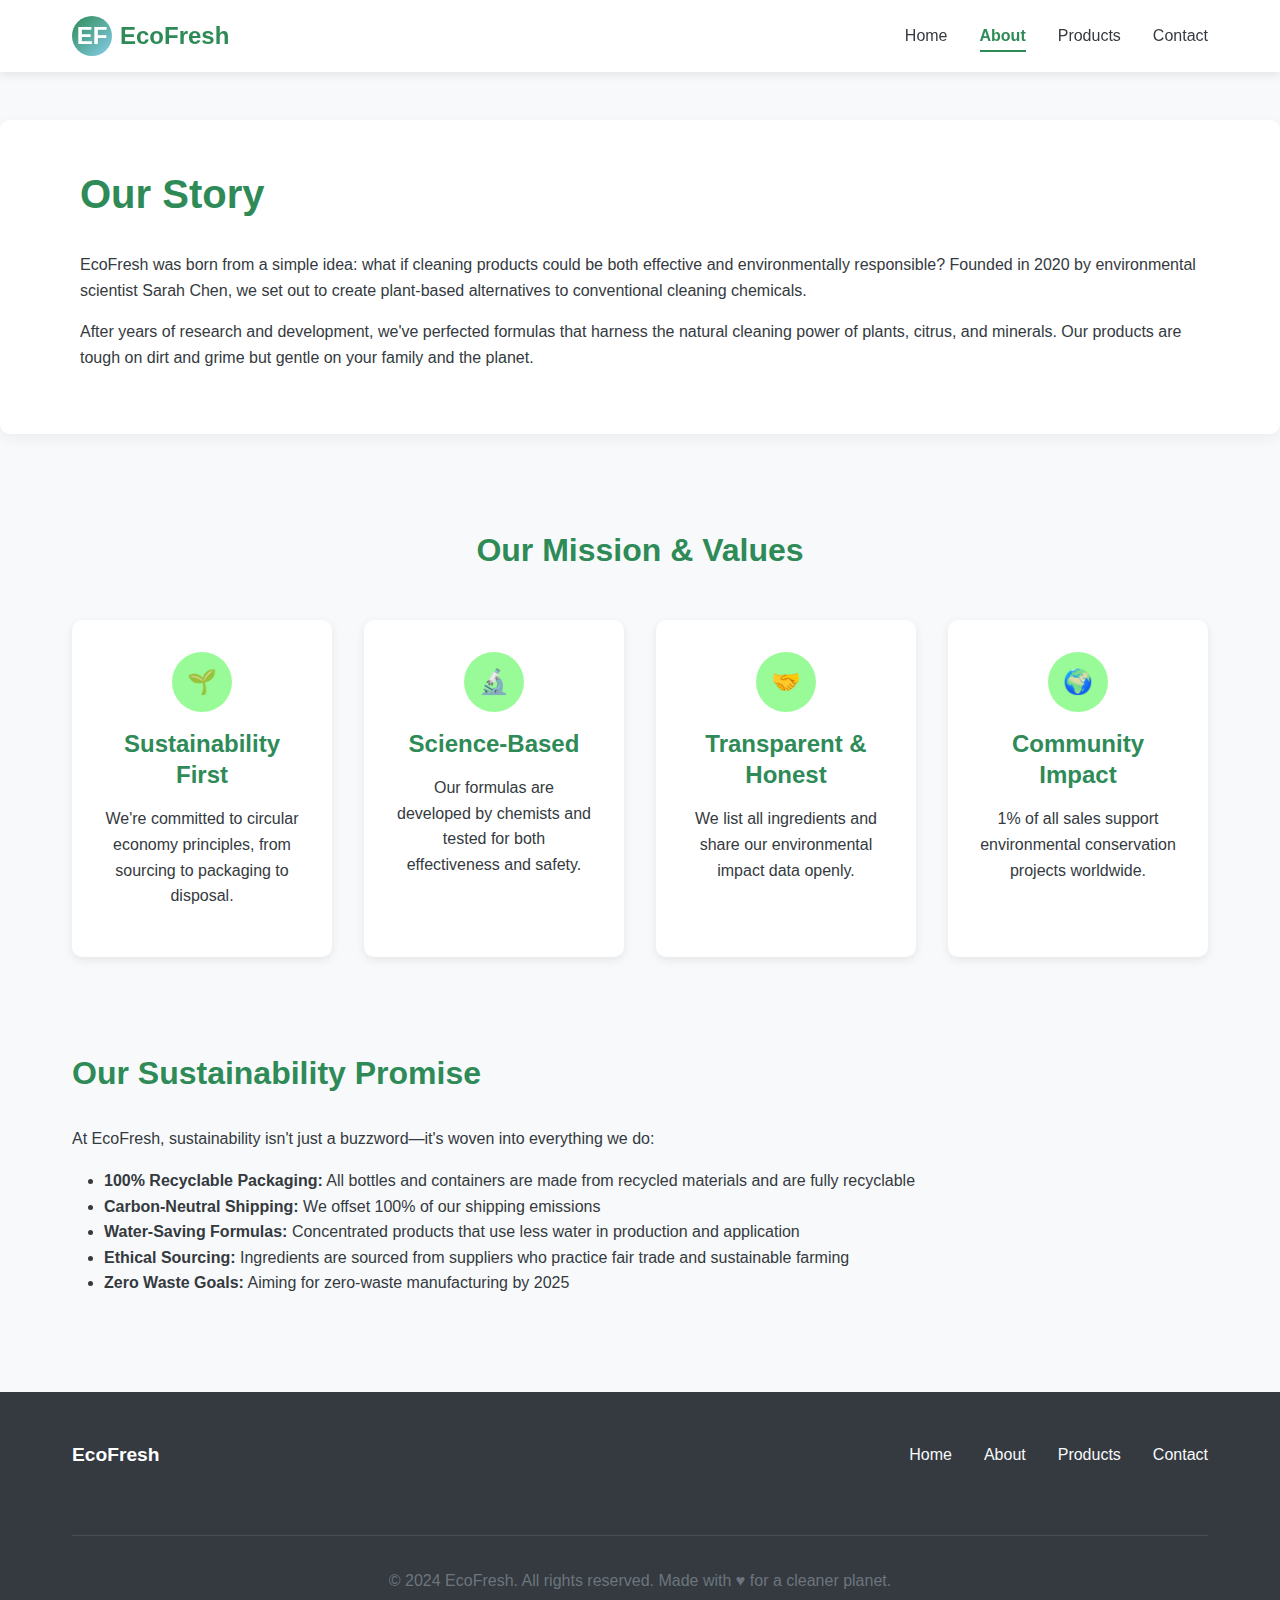
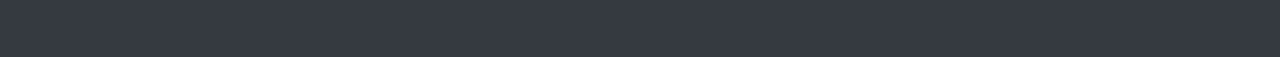
<file: About.html>
<!DOCTYPE html>
<html lang="en">
<head>
    <meta charset="UTF-8">
    <meta name="viewport" content="width=device-width, initial-scale=1.0">
    <title>About Us - EcoFresh</title>
    <meta name="description" content="Learn about EcoFresh's mission to create sustainable, plant-based cleaning products.">
    <link rel="stylesheet" href="style.css">
</head>
<body>
    <header class="site-header">
        <div class="container">
            <div class="header-content">
                <a href="index.html" class="logo">
                    <div class="logo-icon">EF</div>
                    <span>EcoFresh</span>
                </a>
                
                <button class="nav-toggle" aria-label="Toggle navigation">
                    ☰
                </button>
                
                <nav class="main-nav">
                    <ul>
                        <li><a href="index.html" class="nav-link">Home</a></li>
                        <li><a href="about.html" class="nav-link active">About</a></li>
                        <li><a href="product.html" class="nav-link">Products</a></li>
                        <li><a href="contact.html" class="nav-link">Contact</a></li>
                    </ul>
                </nav>
            </div>
        </div>
    </header>

    <main>
        <section class="about-intro">
            <div class="container">
                <h1>Our Story</h1>
                <p>EcoFresh was born from a simple idea: what if cleaning products could be both effective and environmentally responsible? Founded in 2020 by environmental scientist Sarah Chen, we set out to create plant-based alternatives to conventional cleaning chemicals.</p>
                
                <p>After years of research and development, we've perfected formulas that harness the natural cleaning power of plants, citrus, and minerals. Our products are tough on dirt and grime but gentle on your family and the planet.</p>
            </div>
        </section>

        <section class="mission">
            <div class="container">
                <h2 class="text-center">Our Mission & Values</h2>
                
                <div class="values-grid">
                    <div class="value-card">
                        <div class="value-icon">🌱</div>
                        <h3>Sustainability First</h3>
                        <p>We're committed to circular economy principles, from sourcing to packaging to disposal.</p>
                    </div>
                    
                    <div class="value-card">
                        <div class="value-icon">🔬</div>
                        <h3>Science-Based</h3>
                        <p>Our formulas are developed by chemists and tested for both effectiveness and safety.</p>
                    </div>
                    
                    <div class="value-card">
                        <div class="value-icon">🤝</div>
                        <h3>Transparent & Honest</h3>
                        <p>We list all ingredients and share our environmental impact data openly.</p>
                    </div>
                    
                    <div class="value-card">
                        <div class="value-icon">🌍</div>
                        <h3>Community Impact</h3>
                        <p>1% of all sales support environmental conservation projects worldwide.</p>
                    </div>
                </div>
            </div>
        </section>

        <section class="sustainability">
            <div class="container">
                <h2>Our Sustainability Promise</h2>
                <div class="sustainability-content">
                    <p>At EcoFresh, sustainability isn't just a buzzword—it's woven into everything we do:</p>
                    
                    <ul style="margin-left: 2rem; margin-top: 1rem;">
                        <li><strong>100% Recyclable Packaging:</strong> All bottles and containers are made from recycled materials and are fully recyclable</li>
                        <li><strong>Carbon-Neutral Shipping:</strong> We offset 100% of our shipping emissions</li>
                        <li><strong>Water-Saving Formulas:</strong> Concentrated products that use less water in production and application</li>
                        <li><strong>Ethical Sourcing:</strong> Ingredients are sourced from suppliers who practice fair trade and sustainable farming</li>
                        <li><strong>Zero Waste Goals:</strong> Aiming for zero-waste manufacturing by 2025</li>
                    </ul>
                </div>
            </div>
        </section>
    </main>

    <footer class="site-footer">
        <div class="container">
            <div class="footer-content">
                <div class="footer-logo">EcoFresh</div>
                <nav class="footer-nav">
                    <ul>
                        <li><a href="index.html">Home</a></li>
                        <li><a href="about.html">About</a></li>
                        <li><a href="product.html">Products</a></li>
                        <li><a href="contact.html">Contact</a></li>
                    </ul>
                </nav>
                <div class="copyright">
                    <p>&copy; 2024 EcoFresh. All rights reserved. Made with ♥ for a cleaner planet.</p>
                </div>
            </div>
        </div>
    </footer>
</body>
</html>
</file>
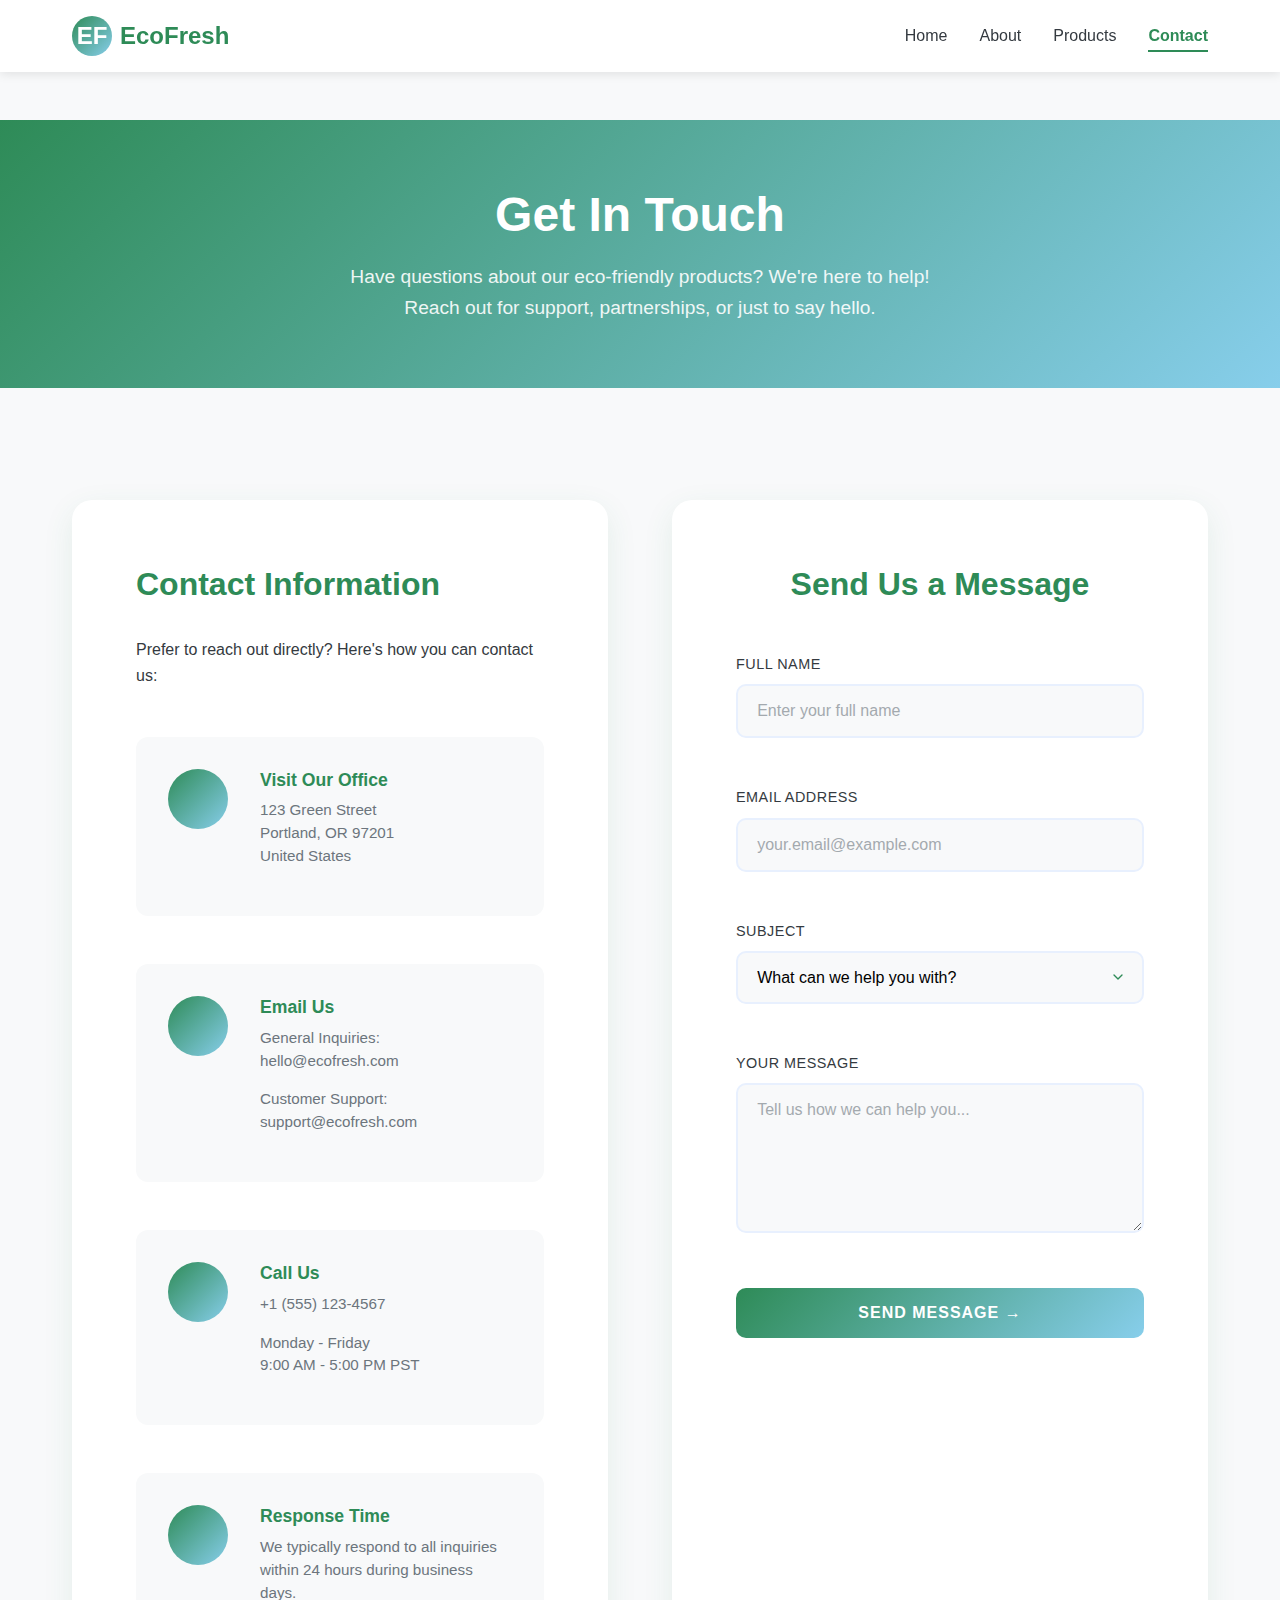
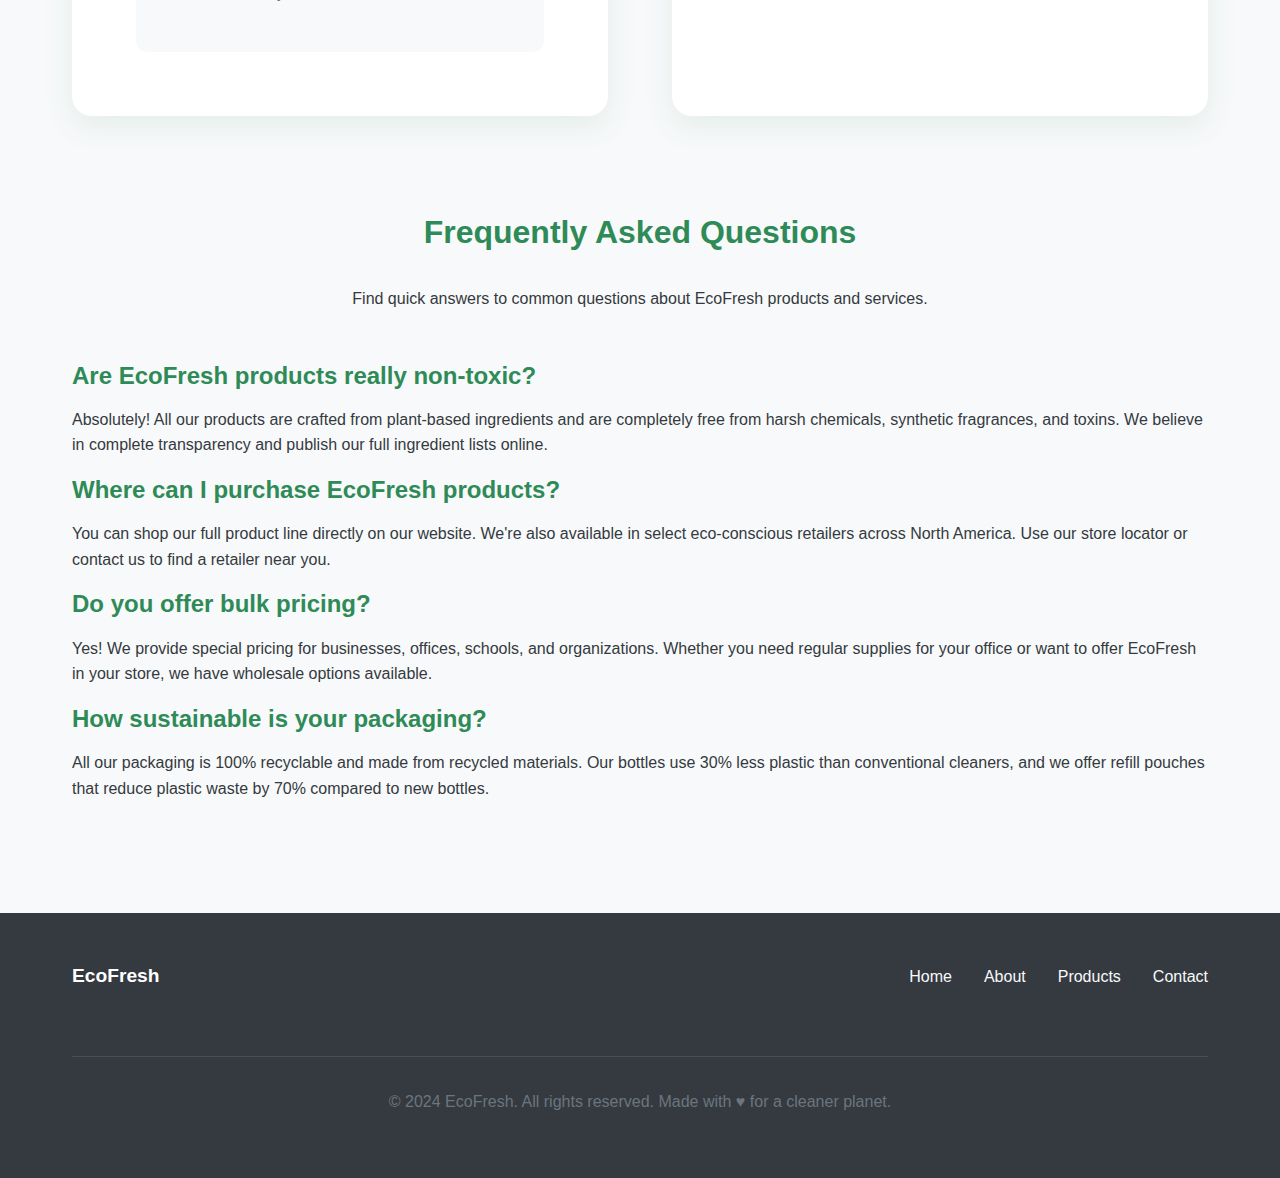
<file: Contact.html>
<!DOCTYPE html>
<html lang="en">
<head>
    <meta charset="UTF-8">
    <meta name="viewport" content="width=device-width, initial-scale=1.0">
    <title>Contact Us - EcoFresh</title>
    <meta name="description" content="Get in touch with EcoFresh. We'd love to hear from you!">
    <link rel="stylesheet" href="style.css">
</head>
<body>
    <header class="site-header">
        <div class="container">
            <div class="header-content">
                <a href="index.html" class="logo">
                    <div class="logo-icon">EF</div>
                    <span>EcoFresh</span>
                </a>
                
                <button class="nav-toggle" aria-label="Toggle navigation">
                    ☰
                </button>
                
                <nav class="main-nav">
                    <ul>
                        <li><a href="index.html" class="nav-link">Home</a></li>
                        <li><a href="about.html" class="nav-link">About</a></li>
                        <li><a href="products.html" class="nav-link">Products</a></li>
                        <li><a href="contact.html" class="nav-link active">Contact</a></li>
                    </ul>
                </nav>
            </div>
        </div>
    </header>

    <main>
        <section class="contact-hero">
            <div class="container">
                <h1>Get In Touch</h1>
                <p>Have questions about our eco-friendly products? We're here to help! Reach out for support, partnerships, or just to say hello.</p>
            </div>
        </section>

        <section class="contact-section">
            <div class="container">
                <div class="contact-content">
                    <!-- Contact Information -->
                    <div class="contact-info">
                        <h2>Contact Information</h2>
                        <p class="mb-4">Prefer to reach out directly? Here's how you can contact us:</p>
                        
                        <div class="info-grid">
                            <div class="info-card">
                                <div class="info-icon-circle">
                                    
                                </div>
                                <div class="info-text">
                                    <h4>Visit Our Office</h4>
                                    <p>123 Green Street<br>Portland, OR 97201<br>United States</p>
                                </div>
                            </div>
                            
                            <div class="info-card">
                                <div class="info-icon-circle">
                                    
                                </div>
                                <div class="info-text">
                                    <h4>Email Us</h4>
                                    <p>General Inquiries:<br>hello@ecofresh.com</p>
                                    <p>Customer Support:<br>support@ecofresh.com</p>
                                </div>
                            </div>
                            
                            <div class="info-card">
                                <div class="info-icon-circle">
                                    
                                </div>
                                <div class="info-text">
                                    <h4>Call Us</h4>
                                    <p>+1 (555) 123-4567</p>
                                    <p>Monday - Friday<br>9:00 AM - 5:00 PM PST</p>
                                </div>
                            </div>
                            
                            <div class="info-card">
                                <div class="info-icon-circle">
                                    
                                </div>
                                <div class="info-text">
                                    <h4>Response Time</h4>
                                    <p>We typically respond to all inquiries within 24 hours during business days.</p>
                                </div>
                            </div>
                        </div>
                    </div>

                    <!-- Modern Contact Form -->
                    <div class="contact-form-modern">
                        <h2>Send Us a Message</h2>
                        <form action="#" method="POST" class="modern-form">
                            <div class="form-group-modern">
                                <label for="fullname" class="form-label">Full Name</label>
                                <input type="text" id="fullname" name="fullname" class="form-input" placeholder="Enter your full name" required>
                            </div>
                            
                            <div class="form-group-modern">
                                <label for="email" class="form-label">Email Address</label>
                                <input type="email" id="email" name="email" class="form-input" placeholder="your.email@example.com" required>
                            </div>
                            
                            <div class="form-group-modern">
                                <label for="subject" class="form-label">Subject</label>
                                <select id="subject" name="subject" class="form-input">
                                    <option value="">What can we help you with?</option>
                                    <option value="product">Product Questions</option>
                                    <option value="order">Order Support</option>
                                    <option value="wholesale">Wholesale Inquiry</option>
                                    <option value="partnership">Partnership Opportunity</option>
                                    <option value="feedback">Product Feedback</option>
                                    <option value="other">Other</option>
                                </select>
                            </div>
                            
                            <div class="form-group-modern">
                                <label for="message" class="form-label">Your Message</label>
                                <textarea id="message" name="message" class="form-input" placeholder="Tell us how we can help you..." rows="5" required></textarea>
                            </div>
                            
                            <button type="submit" class="form-submit">
                                Send Message →
                            </button>
                        </form>
                    </div>
                </div>
            </div>
        </section>

        <!-- FAQ Section -->
        <section class="faq-section">
            <div class="container">
                <h2 class="text-center">Frequently Asked Questions</h2>
                <p class="text-center mb-4">Find quick answers to common questions about EcoFresh products and services.</p>
                
                <div class="faq-grid">
                    <div class="faq-card">
                        <h3>Are EcoFresh products really non-toxic?</h3>
                        <p>Absolutely! All our products are crafted from plant-based ingredients and are completely free from harsh chemicals, synthetic fragrances, and toxins. We believe in complete transparency and publish our full ingredient lists online.</p>
                    </div>
                    
                    <div class="faq-card">
                        <h3>Where can I purchase EcoFresh products?</h3>
                        <p>You can shop our full product line directly on our website. We're also available in select eco-conscious retailers across North America. Use our store locator or contact us to find a retailer near you.</p>
                    </div>
                    
                    <div class="faq-card">
                        <h3>Do you offer bulk pricing?</h3>
                        <p>Yes! We provide special pricing for businesses, offices, schools, and organizations. Whether you need regular supplies for your office or want to offer EcoFresh in your store, we have wholesale options available.</p>
                    </div>
                    
                    <div class="faq-card">
                        <h3>How sustainable is your packaging?</h3>
                        <p>All our packaging is 100% recyclable and made from recycled materials. Our bottles use 30% less plastic than conventional cleaners, and we offer refill pouches that reduce plastic waste by 70% compared to new bottles.</p>
                    </div>
                </div>
            </div>
        </section>

    </main>

    <footer class="site-footer">
        <div class="container">
            <div class="footer-content">
                <div class="footer-logo">EcoFresh</div>
                <nav class="footer-nav">
                    <ul>
                        <li><a href="index.html">Home</a></li>
                        <li><a href="about.html">About</a></li>
                        <li><a href="products.html">Products</a></li>
                        <li><a href="contact.html">Contact</a></li>
                    </ul>
                </nav>
                <div class="copyright">
                    <p>&copy; 2024 EcoFresh. All rights reserved. Made with ♥ for a cleaner planet.</p>
                </div>
            </div>
        </div>
    </footer>
</body>
</html>
</file>
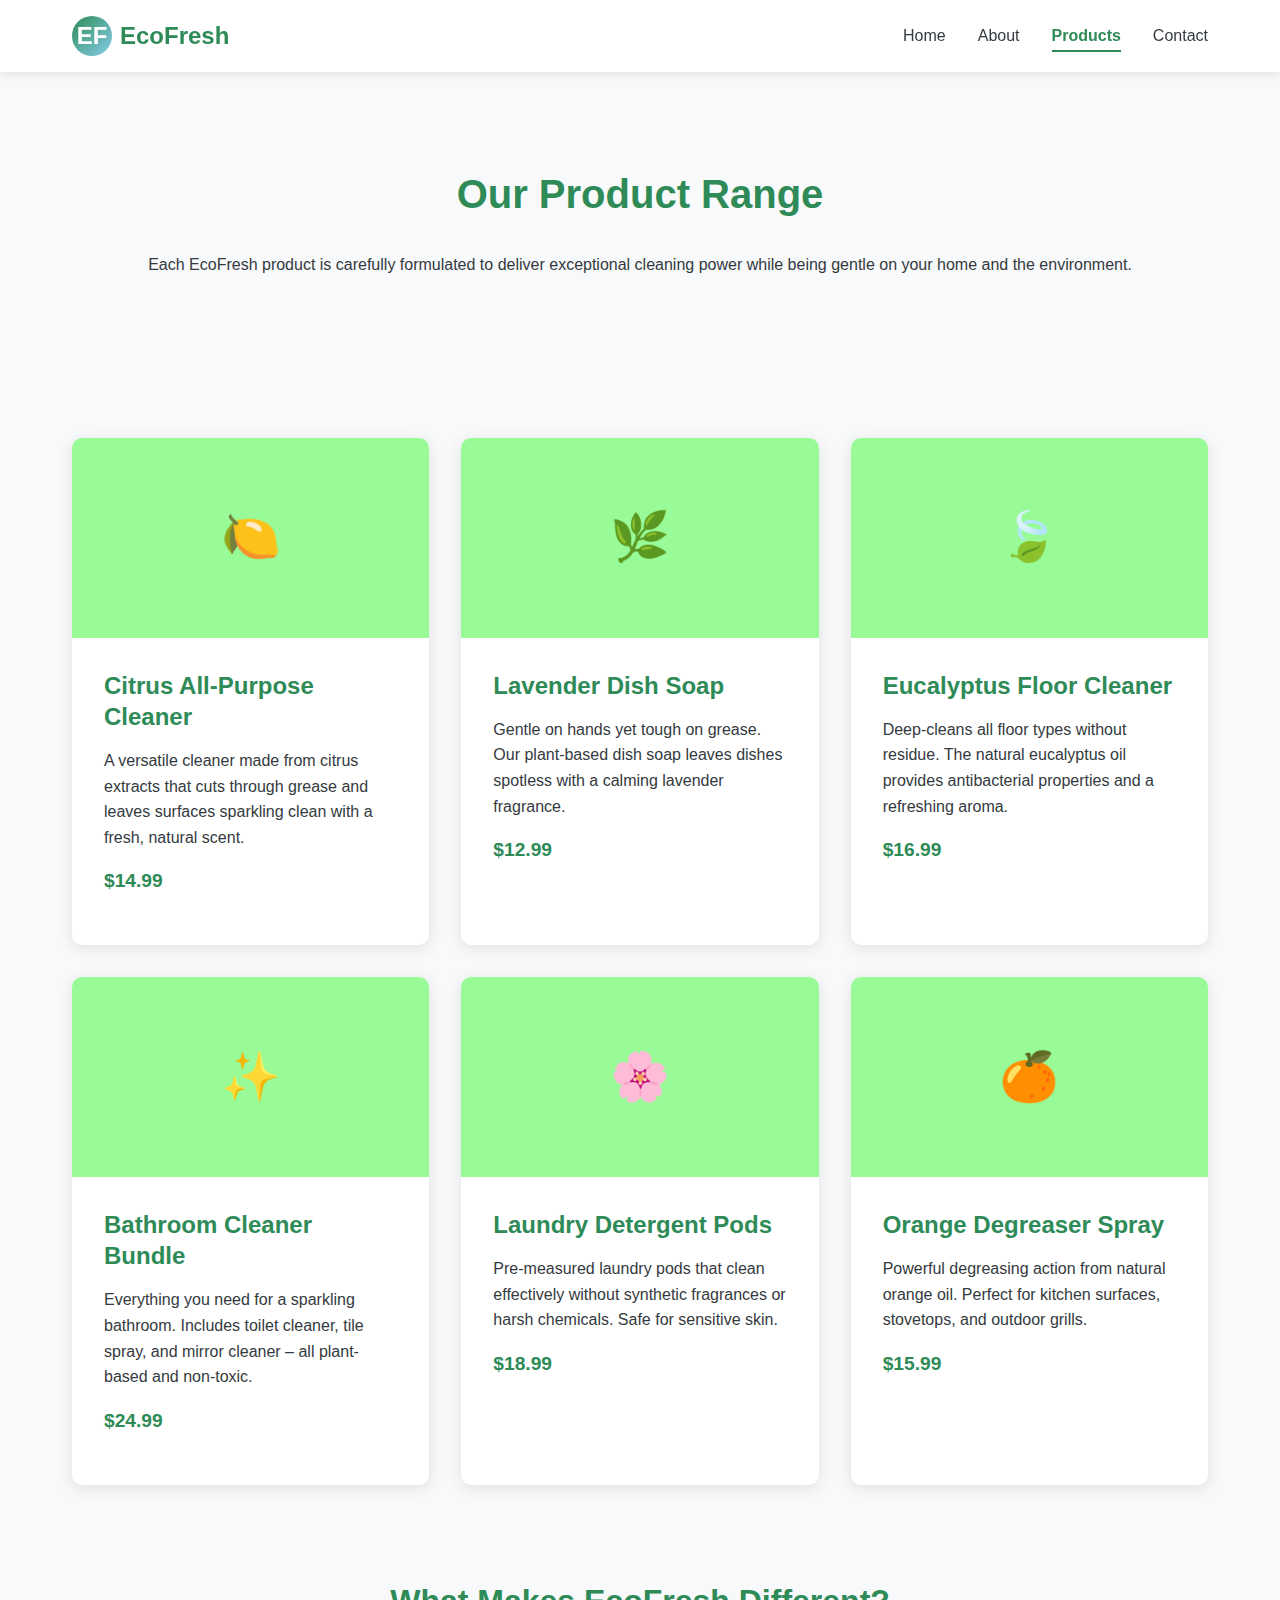
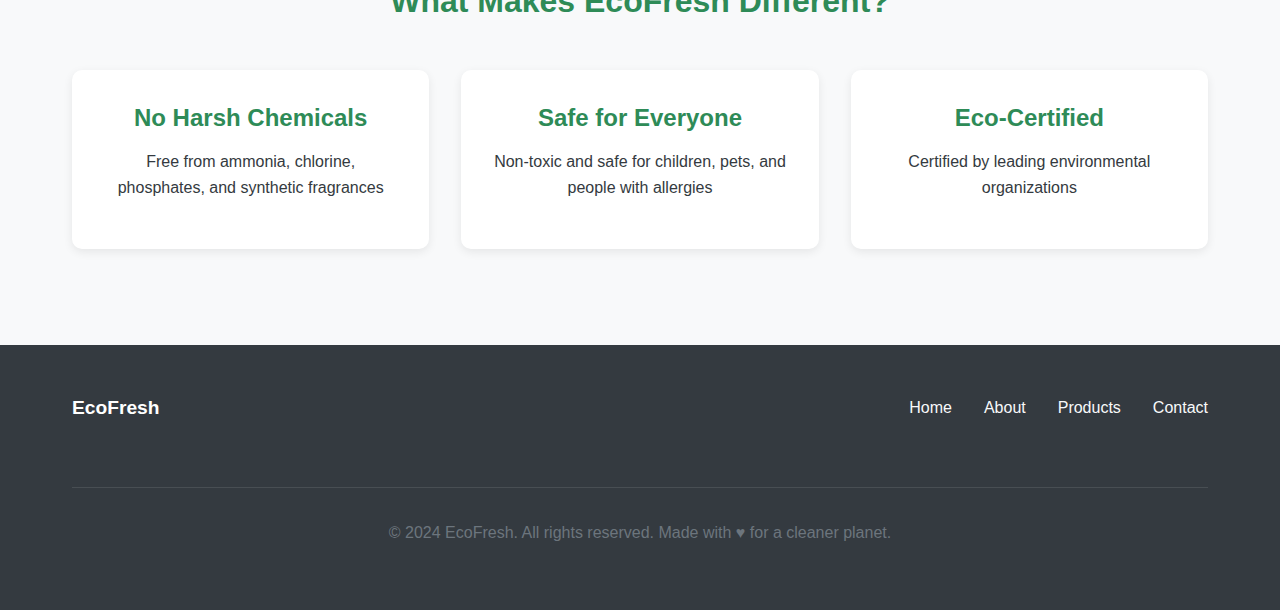
<file: Product.html>
<!DOCTYPE html>
<html lang="en">
<head>
    <meta charset="UTF-8">
    <meta name="viewport" content="width=device-width, initial-scale=1.0">
    <title>Our Products - EcoFresh</title>
    <meta name="description" content="Explore EcoFresh's range of plant-based, non-toxic cleaning products.">
    <link rel="stylesheet" href="style.css">
</head>
<body>
    <header class="site-header">
        <div class="container">
            <div class="header-content">
                <a href="index.html" class="logo">
                    <div class="logo-icon">EF</div>
                    <span>EcoFresh</span>
                </a>
                
                <button class="nav-toggle" aria-label="Toggle navigation">
                    ☰
                </button>
                
                <nav class="main-nav">
                    <ul>
                        <li><a href="index.html" class="nav-link">Home</a></li>
                        <li><a href="about.html" class="nav-link">About</a></li>
                        <li><a href="product.html" class="nav-link active">Products</a></li>
                        <li><a href="contact.html" class="nav-link">Contact</a></li>
                    </ul>
                </nav>
            </div>
        </div>
    </header>

    <main>
        <section class="products-hero">
            <div class="container">
                <h1 class="text-center">Our Product Range</h1>
                <p class="text-center">Each EcoFresh product is carefully formulated to deliver exceptional cleaning power while being gentle on your home and the environment.</p>
            </div>
        </section>

        <section class="products-showcase">
            <div class="container">
                <div class="products-grid">
                    <!-- Product 1 -->
                    <article class="product-card">
                        <div class="product-image">
                            🍋
                        </div>
                        <div class="product-content">
                            <h3>Citrus All-Purpose Cleaner</h3>
                            <p>A versatile cleaner made from citrus extracts that cuts through grease and leaves surfaces sparkling clean with a fresh, natural scent.</p>
                            <p class="product-price">$14.99</p>
                        </div>
                    </article>

                    <!-- Product 2 -->
                    <article class="product-card">
                        <div class="product-image">
                            🌿
                        </div>
                        <div class="product-content">
                            <h3>Lavender Dish Soap</h3>
                            <p>Gentle on hands yet tough on grease. Our plant-based dish soap leaves dishes spotless with a calming lavender fragrance.</p>
                            <p class="product-price">$12.99</p>
                        </div>
                    </article>

                    <!-- Product 3 -->
                    <article class="product-card">
                        <div class="product-image">
                            🍃
                        </div>
                        <div class="product-content">
                            <h3>Eucalyptus Floor Cleaner</h3>
                            <p>Deep-cleans all floor types without residue. The natural eucalyptus oil provides antibacterial properties and a refreshing aroma.</p>
                            <p class="product-price">$16.99</p>
                        </div>
                    </article>

                    <!-- Product 4 -->
                    <article class="product-card">
                        <div class="product-image">
                            ✨
                        </div>
                        <div class="product-content">
                            <h3>Bathroom Cleaner Bundle</h3>
                            <p>Everything you need for a sparkling bathroom. Includes toilet cleaner, tile spray, and mirror cleaner – all plant-based and non-toxic.</p>
                            <p class="product-price">$24.99</p>
                        </div>
                    </article>

                    <!-- Product 5 -->
                    <article class="product-card">
                        <div class="product-image">
                            🌸
                        </div>
                        <div class="product-content">
                            <h3>Laundry Detergent Pods</h3>
                            <p>Pre-measured laundry pods that clean effectively without synthetic fragrances or harsh chemicals. Safe for sensitive skin.</p>
                            <p class="product-price">$18.99</p>
                        </div>
                    </article>

                    <!-- Product 6 -->
                    <article class="product-card">
                        <div class="product-image">
                            🍊
                        </div>
                        <div class="product-content">
                            <h3>Orange Degreaser Spray</h3>
                            <p>Powerful degreasing action from natural orange oil. Perfect for kitchen surfaces, stovetops, and outdoor grills.</p>
                            <p class="product-price">$15.99</p>
                        </div>
                    </article>
                </div>
            </div>
        </section>

        <section class="product-benefits">
            <div class="container text-center">
                <h2>What Makes EcoFresh Different?</h2>
                <div class="values-grid mt-4">
                    <div class="value-card">
                        <h3>No Harsh Chemicals</h3>
                        <p>Free from ammonia, chlorine, phosphates, and synthetic fragrances</p>
                    </div>
                    
                    <div class="value-card">
                        <h3>Safe for Everyone</h3>
                        <p>Non-toxic and safe for children, pets, and people with allergies</p>
                    </div>
                    
                    <div class="value-card">
                        <h3>Eco-Certified</h3>
                        <p>Certified by leading environmental organizations</p>
                    </div>
                </div>
            </div>
        </section>
    </main>

    <footer class="site-footer">
        <div class="container">
            <div class="footer-content">
                <div class="footer-logo">EcoFresh</div>
                <nav class="footer-nav">
                    <ul>
                        <li><a href="index.html">Home</a></li>
                        <li><a href="about.html">About</a></li>
                        <li><a href="product.html">Products</a></li>
                        <li><a href="contact.html">Contact</a></li>
                    </ul>
                </nav>
                <div class="copyright">
                    <p>&copy; 2024 EcoFresh. All rights reserved. Made with ♥ for a cleaner planet.</p>
                </div>
            </div>
        </div>
    </footer>
</body>
</html>
</file>
<file: style.css>
/* ===========================================
   EcoFresh Website - Main Stylesheet
   Author: Front-End Developer
   Version: 1.0
   =========================================== */

/* ===== CSS RESET & BASE STYLES ===== */
* {
    margin: 0;
    padding: 0;
    box-sizing: border-box;
}

:root {
    /* Color Palette */
    --primary-green: #2E8B57;
    --light-green: #90EE90;
    --pastel-green: #98FB98;
    --earth-brown: #8B7355;
    --pastel-blue: #87CEEB;
    --neutral-white: #FFFFFF;
    --neutral-light: #F8F9FA;
    --neutral-gray: #6C757D;
    --neutral-dark: #343A40;
    
    /* Typography */
    --font-main: 'Segoe UI', 'Helvetica Neue', Arial, sans-serif;
    --font-heading: 'Arial Rounded MT Bold', 'Helvetica Neue', sans-serif;
    
    /* Spacing */
    --space-xs: 0.5rem;
    --space-sm: 1rem;
    --space-md: 2rem;
    --space-lg: 3rem;
    --space-xl: 4rem;
}

html {
    scroll-behavior: smooth;
}

body {
    font-family: var(--font-main);
    line-height: 1.6;
    color: var(--neutral-dark);
    background-color: var(--neutral-light);
    min-height: 100vh;
    display: flex;
    flex-direction: column;
}

/* ===== TYPOGRAPHY ===== */
h1, h2, h3, h4 {
    font-family: var(--font-heading);
    font-weight: 600;
    line-height: 1.3;
    margin-bottom: var(--space-sm);
    color: var(--primary-green);
}

h1 {
    font-size: 2.5rem;
    margin-bottom: var(--space-md);
}

h2 {
    font-size: 2rem;
    margin-bottom: var(--space-md);
}

h3 {
    font-size: 1.5rem;
    margin-bottom: var(--space-sm);
}

p {
    margin-bottom: var(--space-sm);
}

a {
    color: var(--primary-green);
    text-decoration: none;
    transition: color 0.3s ease;
}

a:hover {
    color: var(--pastel-green);
}

/* ===== LAYOUT & CONTAINERS ===== */
.container {
    width: 100%;
    max-width: 1200px;
    margin: 0 auto;
    padding: 0 var(--space-md);
}

main {
    flex: 1;
    padding: var(--space-lg) 0;
}

section {
    padding: var(--space-lg) 0;
}

/* ===== HEADER & NAVIGATION ===== */
.site-header {
    background-color: var(--neutral-white);
    box-shadow: 0 2px 10px rgba(0, 0, 0, 0.1);
    position: sticky;
    top: 0;
    z-index: 1000;
}

.header-content {
    display: flex;
    justify-content: space-between;
    align-items: center;
    padding: var(--space-sm) 0;
}

.logo {
    display: flex;
    align-items: center;
    gap: var(--space-xs);
    font-size: 1.5rem;
    font-weight: 700;
    color: var(--primary-green);
}

.logo-icon {
    width: 40px;
    height: 40px;
    background: linear-gradient(135deg, var(--primary-green), var(--pastel-blue));
    border-radius: 50%;
    display: flex;
    align-items: center;
    justify-content: center;
    color: var(--neutral-white);
    font-weight: bold;
}

.main-nav ul {
    display: flex;
    list-style: none;
    gap: var(--space-md);
}

.nav-link {
    color: var(--neutral-dark);
    font-weight: 500;
    padding: var(--space-xs) 0;
    position: relative;
}

.nav-link:hover {
    color: var(--primary-green);
}

.nav-link::after {
    content: '';
    position: absolute;
    bottom: 0;
    left: 0;
    width: 0;
    height: 2px;
    background-color: var(--primary-green);
    transition: width 0.3s ease;
}

.nav-link:hover::after {
    width: 100%;
}

.nav-link.active {
    color: var(--primary-green);
    font-weight: 600;
}

.nav-link.active::after {
    width: 100%;
}

/* Mobile Navigation Toggle */
.nav-toggle {
    display: none;
    background: none;
    border: none;
    font-size: 1.5rem;
    cursor: pointer;
    color: var(--primary-green);
}

/* ===== HERO SECTION ===== */
.hero {
    position: relative;
    min-height: 60vh;
    display: flex;
    align-items: center;
    justify-content: center;
    background-image: linear-gradient(rgba(46,139,87,0.05), rgba(46,139,87,0.05)), url('../Images/hero.svg');
    background-size: cover;
    background-position: center;
    text-align: center;
    padding: var(--space-xl) 0;
    color: var(--neutral-white);
}

.hero::before {
    /* dark overlay to ensure text contrast */
    content: "";
    position: absolute;
    inset: 0;
    background: linear-gradient(180deg, rgba(0,0,0,0.18), rgba(0,0,0,0.32));
    z-index: 0;
}

.hero-content {
    position: relative;
    z-index: 1;
    max-width: 800px;
    margin: 0 auto;
    padding: 0 var(--space-md);
}

.hero h1 {
    color: var(--neutral-white);
    font-size: 3rem;
    margin-bottom: var(--space-md);
    text-shadow: 0 4px 18px rgba(0,0,0,0.35);
}

.hero p {
    font-size: 1.2rem;
    color: rgba(255,255,255,0.92);
    margin-bottom: var(--space-lg);
    max-width: 600px;
    margin-left: auto;
    margin-right: auto;
}

/* ===== BUTTONS ===== */
.btn {
    display: inline-block;
    padding: 0.8rem 2rem;
    border-radius: 50px;
    font-weight: 600;
    text-align: center;
    cursor: pointer;
    transition: all 0.3s ease;
    border: 2px solid transparent;
}

.btn-primary {
    background-color: var(--primary-green);
    color: var(--neutral-white);
}

.btn-primary:hover {
    background-color: var(--earth-brown);
    transform: translateY(-2px);
    box-shadow: 0 4px 15px rgba(46, 139, 87, 0.3);
}

.btn-secondary {
    background-color: transparent;
    color: var(--primary-green);
    border-color: var(--primary-green);
}

.btn-secondary:hover {
    background-color: var(--primary-green);
    color: var(--neutral-white);
    transform: translateY(-2px);
}

/* ===== ABOUT PAGE STYLES ===== */
.about-intro {
    background-color: var(--neutral-white);
    border-radius: 10px;
    padding: var(--space-lg);
    margin-bottom: var(--space-lg);
    box-shadow: 0 5px 15px rgba(0, 0, 0, 0.05);
}

/* ===== ABOUT HERO ===== */
.about-hero {
    position: relative;
    min-height: 55vh;
    display: flex;
    align-items: center;
    justify-content: center;
    background-image: linear-gradient(rgba(46,139,87,0.04), rgba(46,139,87,0.04)), url('../Images/about-hero.svg');
    background-size: cover;
    background-position: center;
    text-align: center;
    padding: var(--space-xl) 0;
    color: var(--neutral-white);
}

.about-hero::before {
    content: "";
    position: absolute;
    inset: 0;
    background: linear-gradient(180deg, rgba(0,0,0,0.18), rgba(0,0,0,0.4));
    z-index: 0;
}

.about-hero .about-hero-overlay {
    position: relative;
    z-index: 1;
    max-width: 900px;
    padding: 0 var(--space-md);
    color: var(--neutral-white);
}

.about-hero h1, .about-hero p {
    color: var(--neutral-white);
    text-shadow: 0 4px 16px rgba(0,0,0,0.4);
}

.values-grid {
    display: grid;
    grid-template-columns: repeat(auto-fit, minmax(250px, 1fr));
    gap: var(--space-md);
    margin-top: var(--space-lg);
}

.value-card {
    background-color: var(--neutral-white);
    padding: var(--space-md);
    border-radius: 10px;
    text-align: center;
    box-shadow: 0 3px 10px rgba(0, 0, 0, 0.08);
    transition: transform 0.3s ease;
}

.value-card:hover {
    transform: translateY(-5px);
}

.value-icon {
    width: 60px;
    height: 60px;
    background-color: var(--pastel-green);
    border-radius: 50%;
    display: flex;
    align-items: center;
    justify-content: center;
    margin: 0 auto var(--space-sm);
    font-size: 1.5rem;
    color: var(--primary-green);
}

/* ===== PRODUCTS PAGE STYLES ===== */
.products-grid {
    display: grid;
    grid-template-columns: repeat(auto-fit, minmax(280px, 1fr));
    gap: var(--space-md);
    margin-top: var(--space-lg);
}

.product-card {
    background-color: var(--neutral-white);
    border-radius: 10px;
    overflow: hidden;
    box-shadow: 0 3px 15px rgba(0, 0, 0, 0.1);
    transition: all 0.3s ease;
}

.product-card:hover {
    transform: translateY(-10px);
    box-shadow: 0 10px 25px rgba(0, 0, 0, 0.15);
}

.product-image {
    height: 200px;
    background-color: var(--pastel-green);
    display: flex;
    align-items: center;
    justify-content: center;
    color: var(--primary-green);
    font-size: 3rem;
}

.product-content {
    padding: var(--space-md);
}

.product-price {
    color: var(--primary-green);
    font-weight: 700;
    font-size: 1.2rem;
    margin-top: var(--space-xs);
}

/* ===== MODERN CONTACT FORM STYLES ===== */
.contact-hero {
    background: linear-gradient(135deg, var(--primary-green) 0%, var(--pastel-blue) 100%);
    color: var(--neutral-white);
    padding: var(--space-xl) 0;
    text-align: center;
}

.contact-hero h1 {
    color: var(--neutral-white);
    font-size: 3rem;
    margin-bottom: var(--space-sm);
}

.contact-hero p {
    font-size: 1.2rem;
    opacity: 0.9;
    max-width: 600px;
    margin: 0 auto;
}

.contact-content {
    display: grid;
    grid-template-columns: 1fr 1fr;
    gap: var(--space-xl);
    margin-top: var(--space-xl);
}

.contact-info {
    background: var(--neutral-white);
    padding: var(--space-xl);
    border-radius: 20px;
    box-shadow: 0 10px 30px rgba(46, 139, 87, 0.1);
}

.info-grid {
    display: grid;
    gap: var(--space-lg);
    margin-top: var(--space-lg);
}

.info-card {
    display: flex;
    gap: var(--space-md);
    padding: var(--space-md);
    background: var(--neutral-light);
    border-radius: 12px;
    transition: transform 0.3s ease, box-shadow 0.3s ease;
}

.info-card:hover {
    transform: translateY(-5px);
    box-shadow: 0 5px 20px rgba(46, 139, 87, 0.15);
}

.info-icon-circle {
    width: 60px;
    height: 60px;
    background: linear-gradient(135deg, var(--primary-green), var(--pastel-blue));
    border-radius: 50%;
    display: flex;
    align-items: center;
    justify-content: center;
    color: var(--neutral-white);
    font-size: 1.5rem;
    flex-shrink: 0;
}

.info-text h4 {
    color: var(--primary-green);
    margin-bottom: var(--space-xs);
    font-size: 1.1rem;
}

.info-text p {
    color: var(--neutral-gray);
    font-size: 0.95rem;
    line-height: 1.5;
}

/* Modern Form Styles */
.contact-form-modern {
    background: var(--neutral-white);
    padding: var(--space-xl);
    border-radius: 20px;
    box-shadow: 0 10px 30px rgba(46, 139, 87, 0.1);
}

.contact-form-modern h2 {
    text-align: center;
    margin-bottom: var(--space-lg);
    color: var(--primary-green);
}

.form-group-modern {
    margin-bottom: var(--space-lg);
    position: relative;
}

.form-label {
    display: block;
    margin-bottom: var(--space-xs);
    color: var(--neutral-dark);
    font-weight: 500;
    font-size: 0.9rem;
    text-transform: uppercase;
    letter-spacing: 0.5px;
}

.form-input {
    width: 100%;
    padding: 1rem 1.2rem;
    border: 2px solid #e8f0fe;
    border-radius: 10px;
    font-family: var(--font-main);
    font-size: 1rem;
    transition: all 0.3s ease;
    background: var(--neutral-light);
}

.form-input:focus {
    outline: none;
    border-color: var(--primary-green);
    background: var(--neutral-white);
    box-shadow: 0 0 0 3px rgba(46, 139, 87, 0.1);
}

.form-input::placeholder {
    color: var(--neutral-gray);
    opacity: 0.6;
}

select.form-input {
    appearance: none;
    background-image: url("data:image/svg+xml;charset=UTF-8,%3csvg xmlns='http://www.w3.org/2000/svg' viewBox='0 0 24 24' fill='none' stroke='%232E8B57' stroke-width='2' stroke-linecap='round' stroke-linejoin='round'%3e%3cpolyline points='6 9 12 15 18 9'%3e%3c/polyline%3e%3c/svg%3e");
    background-repeat: no-repeat;
    background-position: right 1rem center;
    background-size: 1em;
    padding-right: 3rem;
}

textarea.form-input {
    min-height: 150px;
    resize: vertical;
}

.form-submit {
    background: linear-gradient(135deg, var(--primary-green), var(--pastel-blue));
    color: var(--neutral-white);
    border: none;
    padding: 1rem 2.5rem;
    border-radius: 10px;
    font-size: 1rem;
    font-weight: 600;
    cursor: pointer;
    transition: all 0.3s ease;
    width: 100%;
    text-transform: uppercase;
    letter-spacing: 1px;
}

.form-submit:hover {
    transform: translateY(-2px);
    box-shadow: 0 5px 20px rgba(46, 139, 87, 0.3);
}

.form-submit:active {
    transform: translateY(0);
}



/* Responsive Design for Contact */
@media (max-width: 992px) {
    .contact-content {
        grid-template-columns: 1fr;
        gap: var(--space-lg);
    }
    
    .contact-form-modern,
    .contact-info {
        padding: var(--space-lg);
    }
}

@media (max-width: 768px) {
    .contact-hero h1 {
        font-size: 2.5rem;
    }
    
    .info-card {
        flex-direction: column;
        text-align: center;
        align-items: center;
    }
    
    .info-icon-circle {
        margin-bottom: var(--space-sm);
    }
    
    .faq-grid {
        grid-template-columns: 1fr;
    }
    
    .social-icons {
        flex-wrap: wrap;
    }
}

@media (max-width: 480px) {
    .contact-hero h1 {
        font-size: 2rem;
    }
    
    .contact-form-modern,
    .contact-info {
        padding: var(--space-md);
    }
    
    .form-input {
        padding: 0.8rem;
    }
}
/* ===== FOOTER ===== */
.site-footer {
    background-color: var(--neutral-dark);
    color: var(--neutral-white);
    padding: var(--space-lg) 0;
    margin-top: auto;
}

.footer-content {
    display: flex;
    justify-content: space-between;
    align-items: center;
    flex-wrap: wrap;
    gap: var(--space-md);
}

.footer-logo {
    font-size: 1.2rem;
    font-weight: 700;
    color: var(--neutral-white);
}

.footer-nav ul {
    display: flex;
    list-style: none;
    gap: var(--space-md);
}

.footer-nav a {
    color: var(--neutral-light);
}

.footer-nav a:hover {
    color: var(--pastel-green);
}

.copyright {
    width: 100%;
    text-align: center;
    margin-top: var(--space-md);
    padding-top: var(--space-md);
    border-top: 1px solid rgba(255, 255, 255, 0.1);
    color: var(--neutral-gray);
}

/* ===== RESPONSIVE DESIGN ===== */
@media (max-width: 768px) {
    h1 {
        font-size: 2rem;
    }
    
    h2 {
        font-size: 1.75rem;
    }
    
    .hero h1 {
        font-size: 2.5rem;
    }
    
    .header-content {
        flex-direction: column;
        gap: var(--space-sm);
    }
    
    .nav-toggle {
        display: block;
    }
    
    .main-nav {
        width: 100%;
        display: none;
    }
    
    .main-nav.active {
        display: block;
    }
    
    .main-nav ul {
        flex-direction: column;
        gap: var(--space-sm);
        padding: var(--space-sm) 0;
    }
    
    .footer-content {
        flex-direction: column;
        text-align: center;
    }
    
    .footer-nav ul {
        flex-direction: column;
        gap: var(--space-sm);
    }
}

@media (max-width: 480px) {
    :root {
        --space-lg: 2rem;
        --space-xl: 3rem;
    }
    
    .container {
        padding: 0 var(--space-sm);
    }
    
    .hero h1 {
        font-size: 2rem;
    }
    
    .hero p {
        font-size: 1rem;
    }
}

/* ===== UTILITY CLASSES ===== */
.text-center {
    text-align: center;
}

.mt-1 { margin-top: var(--space-xs); }
.mt-2 { margin-top: var(--space-sm); }
.mt-3 { margin-top: var(--space-md); }
.mt-4 { margin-top: var(--space-lg); }
.mt-5 { margin-top: var(--space-xl); }

.mb-1 { margin-bottom: var(--space-xs); }
.mb-2 { margin-bottom: var(--space-sm); }
.mb-3 { margin-bottom: var(--space-md); }
.mb-4 { margin-bottom: var(--space-lg); }

.mb-5 { margin-bottom: var(--space-xl); }
</file>
